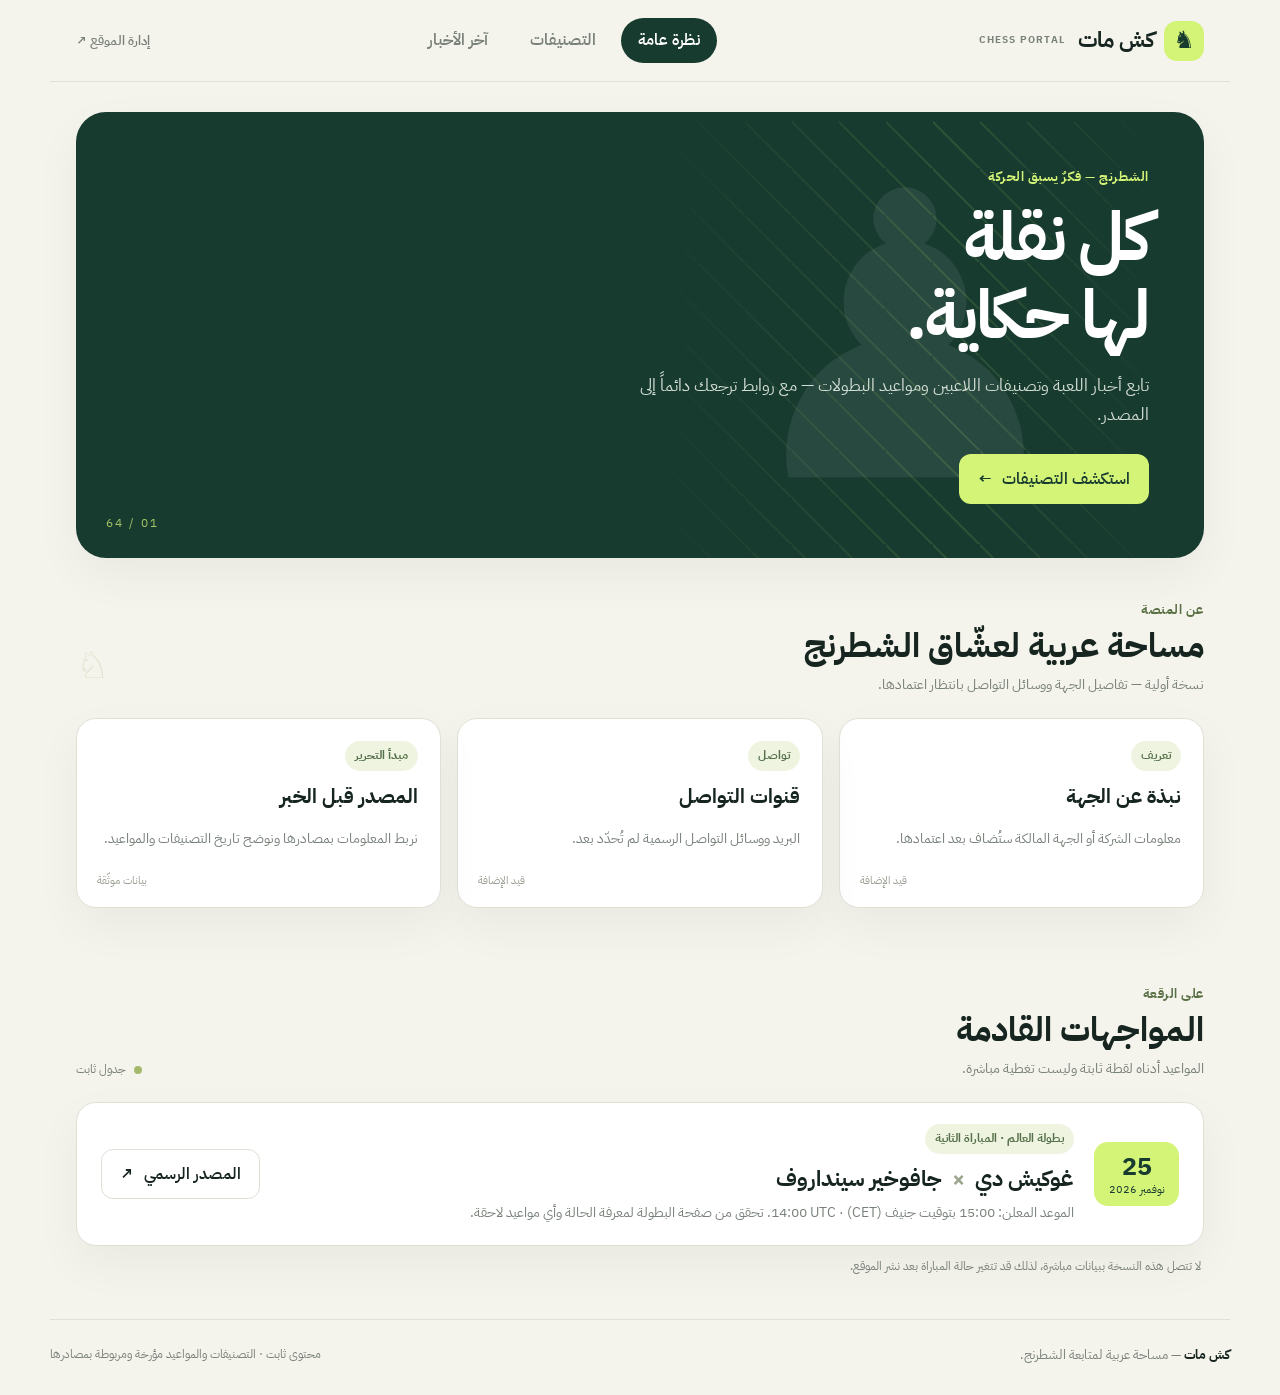
<file: public-site/index.html>
<!doctype html>
<html lang="ar" dir="rtl">
<head>
  <meta charset="utf-8">
  <meta name="viewport" content="width=device-width, initial-scale=1">
  <meta name="theme-color" content="#183b30">
  <meta name="description" content="كش مات — بوابة عربية لمتابعة الشطرنج، تصنيف اللاعبين، الأخبار والمواجهات.">
  <title>كش مات | بوابة الشطرنج</title>
  <link rel="stylesheet" href="site.css">
</head>
<body>
  <header class="wrap top">
    <a class="brand" href="index.html#overview" aria-label="كش مات، الصفحة الرئيسية"><span class="mark" aria-hidden="true">♞</span><span>كش مات</span><small>CHESS PORTAL</small></a>
    <nav class="nav" aria-label="الأقسام الرئيسية">
      <a href="#overview" data-tab-link="overview">نظرة عامة</a>
      <a href="#rankings" data-tab-link="rankings">التصنيفات</a>
      <a href="#news" data-tab-link="news">آخر الأخبار</a>
    </nav>
    <a class="admin-link" href="admin.html">إدارة الموقع <span aria-hidden="true">↗</span></a>
  </header>

  <main class="wrap">
    <section class="tab-panel" id="overview" data-tab-panel="overview" aria-labelledby="overview-title">
      <div class="hero">
        <div class="hero-art" aria-hidden="true"><span>♟</span><div class="board-lines"></div></div>
        <div class="hero-copy">
          <div class="eyebrow">الشطرنج — فكرٌ يسبق الحركة</div>
          <h1 id="overview-title">كل نقلة<br>لها حكاية.</h1>
          <p>تابع أخبار اللعبة وتصنيفات اللاعبين ومواعيد البطولات — مع روابط ترجعك دائماً إلى المصدر.</p>
          <a class="btn btn-lime" href="#rankings">استكشف التصنيفات <span aria-hidden="true">←</span></a>
        </div>
        <div class="hero-index" aria-hidden="true">01 / 64</div>
      </div>

      <section class="section">
        <div class="section-head"><div><span class="eyebrow eyebrow-dark">عن المنصة</span><h2>مساحة عربية لعشّاق الشطرنج</h2><p class="sub">نسخة أولية — تفاصيل الجهة ووسائل التواصل بانتظار اعتمادها.</p></div><span class="section-mark" aria-hidden="true">♘</span></div>
        <div class="grid info-grid">
          <article class="card info-card"><span class="tag">تعريف</span><h3>نبذة عن الجهة</h3><p class="dim">معلومات الشركة أو الجهة المالكة ستُضاف بعد اعتمادها.</p><span class="placeholder-label">قيد الإضافة</span></article>
          <article class="card info-card"><span class="tag">تواصل</span><h3>قنوات التواصل</h3><p class="dim">البريد ووسائل التواصل الرسمية لم تُحدّد بعد.</p><span class="placeholder-label">قيد الإضافة</span></article>
          <article class="card info-card"><span class="tag">مبدأ التحرير</span><h3>المصدر قبل الخبر</h3><p class="dim">نربط المعلومات بمصادرها ونوضح تاريخ التصنيفات والمواعيد.</p><span class="placeholder-label">بيانات موثّقة</span></article>
        </div>
      </section>

      <section class="section schedule-section">
        <div class="section-head"><div><span class="eyebrow eyebrow-dark">على الرقعة</span><h2>المواجهات القادمة</h2><p class="sub">المواعيد أدناه لقطة ثابتة وليست تغطية مباشرة.</p></div><span class="live-note"><i></i> جدول ثابت</span></div>
        <article class="card match-card">
          <div class="datebox"><strong>25</strong><span>نوفمبر 2026</span></div>
          <div class="match-copy"><span class="tag">بطولة العالم · المباراة الثانية</span><h3>غوكيش دي <span class="muted-inline">×</span> جافوخیر سينداروف</h3><p class="dim">الموعد المعلن: 15:00 بتوقيت جنيف (CET) · 14:00 UTC. تحقق من صفحة البطولة لمعرفة الحالة وأي مواعيد لاحقة.</p></div>
          <a class="btn btn-outline" href="https://www.fide.com/salesforce-fide-world-championship-match-a-draw-in-the-opening-game/" target="_blank" rel="noopener noreferrer">المصدر الرسمي <span aria-hidden="true">↗</span></a>
        </article>
        <p class="source-foot">لا تتصل هذه النسخة ببيانات مباشرة، لذلك قد تتغير حالة المباراة بعد نشر الموقع.</p>
      </section>
    </section>

    <section class="tab-panel" id="rankings" data-tab-panel="rankings" aria-labelledby="rankings-title" hidden>
      <section class="section ranking-section">
        <div class="section-head"><div><span class="eyebrow eyebrow-dark">التصنيف العالمي · الكلاسيكي</span><h1 id="rankings-title">أفضل اللاعبين</h1><p class="sub">لقطة من قائمة FIDE لشهر نوفمبر 2026 — ليست بيانات مباشرة.</p></div><a class="btn btn-green" href="https://ratings.fide.com/a_top.php?list=open" target="_blank" rel="noopener noreferrer">المصدر الرسمي <span aria-hidden="true">↗</span></a></div>
        <div class="card ranking-card" role="table" aria-label="أفضل عشرة لاعبين حسب تصنيف FIDE الكلاسيكي">
          <div class="rank-head" role="row"><span role="columnheader">المركز</span><span role="columnheader">اللاعب والاتحاد</span><span role="columnheader">التصنيف</span></div>
          <div class="rank-row" role="row"><span class="rank-num" role="cell">01</span><strong role="cell">ماغنوس كارلسن <span class="dim">· النرويج</span></strong><span class="rating" role="cell">2823</span></div>
          <div class="rank-row" role="row"><span class="rank-num" role="cell">02</span><strong role="cell">هيكارو ناكامورا <span class="dim">· الولايات المتحدة</span></strong><span class="rating" role="cell">2792</span></div>
          <div class="rank-row" role="row"><span class="rank-num" role="cell">03</span><strong role="cell">فابيانو كاروانا <span class="dim">· الولايات المتحدة</span></strong><span class="rating" role="cell">2783</span></div>
          <div class="rank-row" role="row"><span class="rank-num" role="cell">04</span><strong role="cell">جافوخیر سينداروف <span class="dim">· أوزبكستان</span></strong><span class="rating" role="cell">2782</span></div>
          <div class="rank-row" role="row"><span class="rank-num" role="cell">05</span><strong role="cell">نوديربيك عبد الستاروف <span class="dim">· أوزبكستان</span></strong><span class="rating" role="cell">2772</span></div>
          <div class="rank-row" role="row"><span class="rank-num" role="cell">06</span><strong role="cell">ويسلي سو <span class="dim">· الولايات المتحدة</span></strong><span class="rating" role="cell">2771</span></div>
          <div class="rank-row" role="row"><span class="rank-num" role="cell">07</span><strong role="cell">براغناناندا آر <span class="dim">· الهند</span></strong><span class="rating" role="cell">2763</span></div>
          <div class="rank-row" role="row"><span class="rank-num" role="cell">08</span><strong role="cell">وي يي <span class="dim">· الصين</span></strong><span class="rating" role="cell">2761</span></div>
          <div class="rank-row" role="row"><span class="rank-num" role="cell">09</span><strong role="cell">فينسنت كايمر <span class="dim">· ألمانيا</span></strong><span class="rating" role="cell">2761</span></div>
          <div class="rank-row" role="row"><span class="rank-num" role="cell">10</span><strong role="cell">عليرضا فيروزجا <span class="dim">· فرنسا</span></strong><span class="rating" role="cell">2757</span></div>
          <p class="source-foot">المصدر: <a href="https://ratings.fide.com/a_top.php?list=open" target="_blank" rel="noopener noreferrer">FIDE Ratings — قائمة اللاعبين المفتوحة</a> · نوفمبر 2026. تاريخ الاطلاع: 25 نوفمبر 2026.</p>
        </div>
      </section>
    </section>

    <section class="tab-panel" id="news" data-tab-panel="news" aria-labelledby="news-title" hidden>
      <section class="section news-section">
        <div class="section-head"><div><span class="eyebrow eyebrow-dark">من عالم الشطرنج</span><h1 id="news-title">آخر الأخبار</h1><p class="sub">مختارات موثقة من الجهات الرسمية — قد لا تكون محدثة بعد تاريخ النشر.</p></div><span class="news-date">نوفمبر 2026</span></div>
        <div class="grid news-grid">
          <article class="card news-card"><div class="news-meta"><span class="tag">بطولة العالم</span><time datetime="2026-11-24">24 نوفمبر 2026</time></div><h2>تعادل المباراة الافتتاحية في لقاء اللقب</h2><p class="dim">انتهت مواجهة جافوخیر سينداروف وغوكيش دي الأولى بالتعادل بعد 38 نقلة. وأورد تقرير فيدي موعد المباراة الثانية في اليوم التالي.</p><a class="source-link" href="https://www.fide.com/salesforce-fide-world-championship-match-a-draw-in-the-opening-game/" target="_blank" rel="noopener noreferrer">اقرأ تقرير FIDE <span aria-hidden="true">↗</span></a></article>
          <article class="card news-card"><div class="news-meta"><span class="tag">بطولات</span><time datetime="2026-11-21">21 نوفمبر 2026</time></div><h2>فيروزجا يتصدر ختام تجربة Total Chess في بودابست</h2><p class="dim">ذكر بيان فيدي أن عليرضا فيروزجا حلّ أولاً، يليه أنيش غيري ثم فابيانو كاروانا، ضمن النسخة التجريبية من الجولة.</p><a class="source-link" href="https://www.fide.com/fide-statement-on-the-conclusion-of-the-total-chess-world-championship-tour-pilot-2026/" target="_blank" rel="noopener noreferrer">اقرأ بيان FIDE <span aria-hidden="true">↗</span></a></article>
        </div>
        <p class="notice">هذه النسخة لا تستورد الأخبار تلقائياً. التواريخ والروابط ظاهرة لتسهيل مراجعة المعلومات الأصلية.</p>
      </section>
    </section>
  </main>

  <footer class="wrap footer"><div><strong>كش مات</strong> — مساحة عربية لمتابعة الشطرنج.</div><div class="footer-note">محتوى ثابت · التصنيفات والمواعيد مؤرخة ومربوطة بمصادرها</div></footer>
  <script>
    (() => {
      const panels = [...document.querySelectorAll('[data-tab-panel]')];
      const links = [...document.querySelectorAll('[data-tab-link]')];
      const valid = new Set(panels.map(panel => panel.dataset.tabPanel));
      function activate() {
        const requested = location.hash.slice(1);
        const active = valid.has(requested) ? requested : 'overview';
        panels.forEach(panel => { panel.hidden = panel.dataset.tabPanel !== active; });
        links.forEach(link => {
          const selected = link.dataset.tabLink === active;
          link.classList.toggle('active', selected);
          if (selected) link.setAttribute('aria-current', 'page');
          else link.removeAttribute('aria-current');
        });
        document.title = `${active === 'rankings' ? 'التصنيفات' : active === 'news' ? 'آخر الأخبار' : 'نظرة عامة'} | كش مات`;
      }
      addEventListener('hashchange', activate);
      activate();
    })();
  </script>
</body>
</html>
</file>
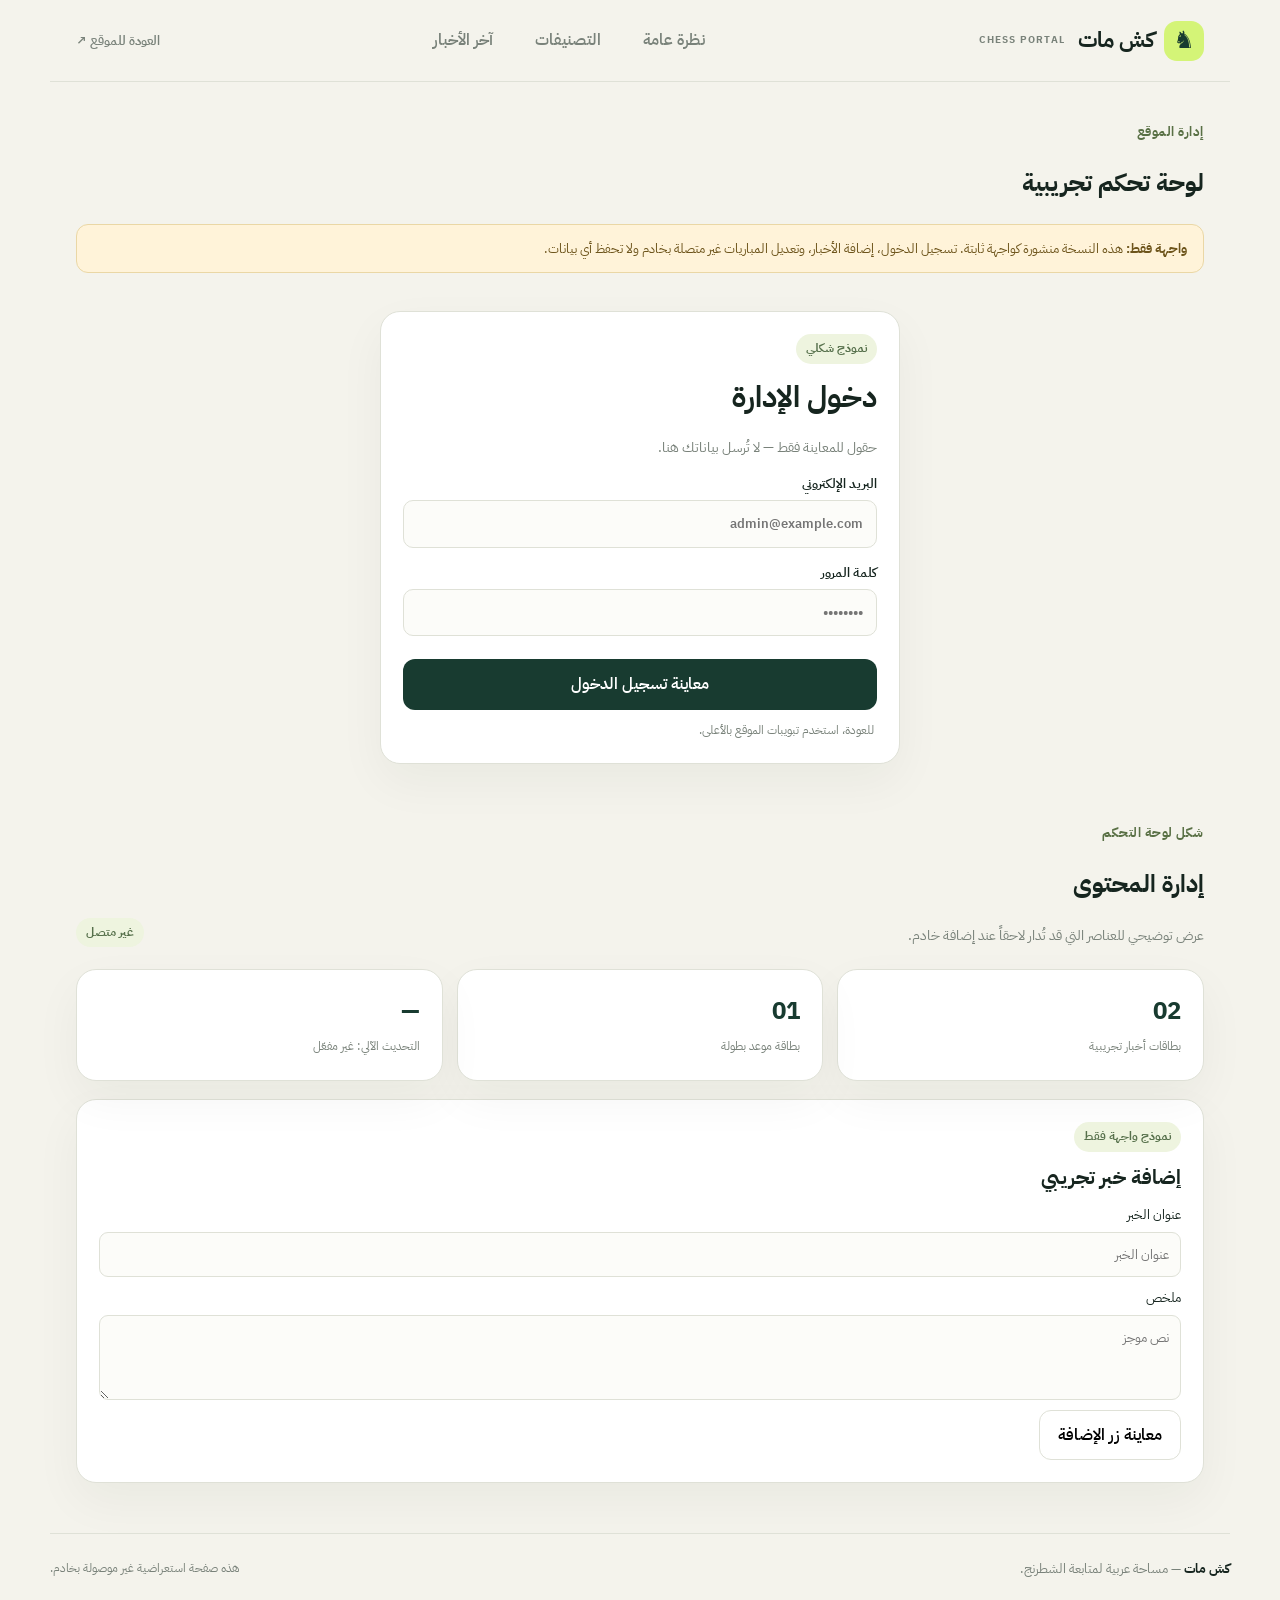
<file: public-site/admin.html>
<!doctype html>
<html lang="ar" dir="rtl">
<head>
  <meta charset="utf-8">
  <meta name="viewport" content="width=device-width, initial-scale=1">
  <meta name="theme-color" content="#183b30">
  <title>إدارة الموقع | كش مات</title>
  <link rel="stylesheet" href="site.css">
</head>
<body>
  <header class="wrap top">
    <a class="brand" href="index.html#overview"><span class="mark" aria-hidden="true">♞</span><span>كش مات</span><small>CHESS PORTAL</small></a>
    <nav class="nav" aria-label="روابط الموقع"><a href="index.html#overview">نظرة عامة</a><a href="index.html#rankings">التصنيفات</a><a href="index.html#news">آخر الأخبار</a></nav>
    <a class="admin-link" href="index.html">العودة للموقع <span aria-hidden="true">↗</span></a>
  </header>
  <main class="wrap admin-page">
    <section class="admin-top"><span class="eyebrow eyebrow-dark">إدارة الموقع</span><h1>لوحة تحكم تجريبية</h1>
      <div class="demo-alert"><strong>واجهة فقط:</strong> هذه النسخة منشورة كواجهة ثابتة. تسجيل الدخول، إضافة الأخبار، وتعديل المباريات غير متصلة بخادم ولا تحفظ أي بيانات.</div>
    </section>
    <section class="card login-card" aria-labelledby="login-title">
      <span class="tag">نموذج شكلي</span><h1 id="login-title">دخول الإدارة</h1><p class="dim">حقول للمعاينة فقط — لا تُرسل بياناتك هنا.</p>
      <form id="demo-login">
        <label for="email">البريد الإلكتروني<input id="email" name="email" type="email" autocomplete="off" placeholder="admin@example.com"></label>
        <label for="password">كلمة المرور<input id="password" name="password" type="password" autocomplete="new-password" placeholder="••••••••"></label>
        <button class="btn btn-green" type="submit">معاينة تسجيل الدخول</button>
      </form>
      <div id="demo-toast" class="demo-toast" role="status">للتوضيح فقط: لم يتم تسجيل الدخول أو إرسال/حفظ المعلومات.</div>
      <p class="source-foot">للعودة، استخدم تبويبات الموقع بالأعلى.</p>
    </section>
    <section class="admin-dashboard">
      <div class="section-head"><div><span class="eyebrow eyebrow-dark">شكل لوحة التحكم</span><h2>إدارة المحتوى</h2><p class="sub">عرض توضيحي للعناصر التي قد تُدار لاحقاً عند إضافة خادم.</p></div><span class="tag">غير متصل</span></div>
      <div class="admin-stats">
        <article class="card stat-card"><strong>02</strong><span>بطاقات أخبار تجريبية</span></article>
        <article class="card stat-card"><strong>01</strong><span>بطاقة موعد بطولة</span></article>
        <article class="card stat-card"><strong>—</strong><span>التحديث الآلي: غير مفعّل</span></article>
      </div>
      <article class="card fake-form">
        <span class="tag">نموذج واجهة فقط</span><h3>إضافة خبر تجريبي</h3>
        <form id="demo-news"><label>عنوان الخبر<input type="text" placeholder="عنوان الخبر"></label><label>ملخص<textarea placeholder="نص موجز"></textarea></label><button class="btn btn-outline" type="submit">معاينة زر الإضافة</button></form>
        <div id="news-toast" class="demo-toast" role="status">هذا زر توضيحي فقط؛ لم تتم إضافة خبر أو حفظ أي تغيير.</div>
      </article>
    </section>
  </main>
  <footer class="wrap footer"><div><strong>كش مات</strong> — مساحة عربية لمتابعة الشطرنج.</div><div class="footer-note">هذه صفحة استعراضية غير موصولة بخادم.</div></footer>
  <script>
    for (const [formId, toastId] of [['demo-login','demo-toast'],['demo-news','news-toast']]) {
      document.getElementById(formId).addEventListener('submit', event => {
        event.preventDefault();
        document.getElementById(toastId).classList.add('visible');
      });
    }
  </script>
</body>
</html>
</file>
<file: public-site/site.css>
@import url('https://fonts.googleapis.com/css2?family=IBM+Plex+Sans+Arabic:wght@400;500;600;700&display=swap');
:root{--ink:#16251f;--green:#183b30;--green-2:#214d3c;--lime:#d4f477;--paper:#f4f3ec;--white:#fff;--muted:#79827a;--line:#dfe1d7;--shadow:0 18px 48px #13291f0c}*{box-sizing:border-box}html{scroll-behavior:smooth}body{margin:0;background:var(--paper);color:var(--ink);font-family:'IBM Plex Sans Arabic',system-ui,-apple-system,'Segoe UI',sans-serif;line-height:1.65}a{color:inherit;text-decoration:none}button,input{font:inherit}.wrap{max-width:1180px;margin:auto;padding:0 26px}.top{min-height:82px;display:flex;align-items:center;justify-content:space-between;border-bottom:1px solid var(--line);gap:20px}.brand{font-weight:700;font-size:22px;display:flex;align-items:center;gap:10px;white-space:nowrap}.brand small{font-size:10px;letter-spacing:.12em;color:var(--muted);margin-right:3px}.mark{width:40px;height:40px;background:var(--lime);border-radius:13px;display:grid;place-items:center;font-size:24px;color:var(--green)}.nav{display:flex;gap:8px;align-items:center}.nav a{padding:9px 17px;border-radius:30px;color:var(--muted);font-weight:600;white-space:nowrap;transition:.18s}.nav a:hover{background:#e9ebdf;color:var(--green)}.nav a.active{background:var(--green);color:#fff}.admin-link{font-size:13px;font-weight:600;color:var(--muted);white-space:nowrap}.admin-link:hover,.source-link:hover{color:#56704b}.hero{margin:30px 0 8px;background:var(--green);color:white;border-radius:30px;padding:54px 55px;min-height:340px;position:relative;overflow:hidden;display:flex;align-items:center;box-shadow:var(--shadow)}.hero-copy{max-width:570px;position:relative;z-index:2}.eyebrow{font-size:13px;color:var(--lime);font-weight:700;letter-spacing:.04em}.eyebrow-dark{color:#597045}.hero h1{font-size:clamp(42px,6vw,68px);line-height:1.14;margin:12px 0 18px;letter-spacing:-.035em}.hero p{color:#d2ddd4;font-size:17px;max-width:520px;margin:0 0 25px}.hero-art{position:absolute;inset-inline-start:4%;top:2%;bottom:0;width:45%;display:grid;place-items:center;color:#ffffff12}.hero-art>span{font-size:clamp(250px,31vw,400px);line-height:.9;transform:translateY(5px)}.board-lines{position:absolute;inset:0;opacity:.12;background-image:linear-gradient(45deg,transparent 47%,#d4f477 48%,#d4f477 50%,transparent 51%);background-size:47px 47px;mask-image:linear-gradient(90deg,transparent,#000 60%,transparent)}.hero-index{position:absolute;left:30px;bottom:24px;color:#d4f477;font-size:12px;letter-spacing:.16em;opacity:.75}.btn{display:inline-flex;align-items:center;justify-content:center;gap:10px;border-radius:12px;padding:11px 18px;font-weight:600;border:1px solid transparent;cursor:pointer;transition:.18s}.btn:hover{transform:translateY(-1px)}.btn-lime{background:var(--lime);color:var(--green)}.btn-green{background:var(--green);color:#fff}.btn-outline{background:transparent;border-color:var(--line);white-space:nowrap}.btn-outline:hover{border-color:var(--green);color:var(--green)}.section{padding:30px 0 42px}.section-head{display:flex;align-items:end;justify-content:space-between;gap:20px;margin-bottom:22px}.section h1,.section h2{font-size:clamp(26px,3vw,34px);line-height:1.25;margin:3px 0 0}.sub{color:var(--muted);margin:5px 0 0;font-size:14px}.section-mark{color:#dce3cb;font-size:37px}.grid{display:grid;grid-template-columns:repeat(3,minmax(0,1fr));gap:16px}.card{background:var(--white);border:1px solid var(--line);border-radius:20px;padding:22px;box-shadow:var(--shadow)}.info-card{min-height:190px;position:relative}.card h3{margin:9px 0 4px;font-size:20px}.dim{color:var(--muted);font-size:14px}.tag{font-size:12px;color:#56704b;font-weight:700;background:#eef4df;padding:5px 10px;border-radius:20px;display:inline-block}.placeholder-label{position:absolute;bottom:17px;inset-inline-end:20px;color:#9aa093;font-size:11px}.live-note{font-size:12px;color:var(--muted);display:flex;gap:8px;align-items:center}.live-note i{display:inline-block;width:8px;height:8px;border-radius:50%;background:#a4b96c}.match-card{display:flex;align-items:center;gap:20px;padding:21px 24px}.datebox{background:var(--lime);border-radius:14px;padding:8px 14px;text-align:center;min-width:85px;display:flex;flex-direction:column;line-height:1.35;color:var(--green)}.datebox strong{font-size:25px}.datebox span{font-size:11px}.match-copy{flex:1}.match-copy h3{font-size:22px;margin:7px 0 2px}.match-copy p{margin:4px 0 0;max-width:650px}.muted-inline{color:#9ba58e;margin:0 5px}.source-foot{color:var(--muted);font-size:12px;margin:11px 3px 0}.source-foot a{text-decoration:underline;text-underline-offset:2px}.ranking-section{padding-top:48px}.ranking-card{padding:18px 24px;margin-top:8px}.rank-head,.rank-row{display:grid;grid-template-columns:85px minmax(0,1fr) 105px;align-items:center;gap:12px}.rank-head{font-size:12px;color:var(--muted);font-weight:700;padding:7px 10px 13px;border-bottom:1px solid var(--line)}.rank-row{padding:13px 10px;border-bottom:1px solid var(--line)}.rank-row:last-of-type{border-bottom:0}.rank-num{font-weight:700;color:#688145}.rating{font-weight:700;text-align:left;direction:ltr;font-variant-numeric:tabular-nums}.news-section{padding-top:48px}.news-date{font-size:13px;color:var(--muted)}.news-grid{grid-template-columns:repeat(2,minmax(0,1fr));padding-top:7px}.news-card{min-height:260px;display:flex;flex-direction:column}.news-meta{display:flex;align-items:center;justify-content:space-between;gap:15px}.news-meta time{font-size:12px;color:var(--muted)}.news-card h2{font-size:23px;margin:20px 0 8px}.news-card p{margin:0 0 20px}.source-link{margin-top:auto;color:#597045;font-weight:700;font-size:14px}.notice{margin-top:18px;padding:14px 17px;border-right:3px solid #a8bd75;background:#eef1e4;border-radius:9px;color:#5c665c;font-size:13px}.footer{padding:24px 0 30px;border-top:1px solid var(--line);color:var(--muted);font-size:13px;display:flex;justify-content:space-between;gap:18px;align-items:center}.footer strong{color:var(--ink)}.footer-note{font-size:12px}.tab-panel[hidden]{display:none!important}
/* Demo admin view */
.admin-page{min-height:calc(100vh - 150px)}.admin-top{margin:36px 0 22px}.demo-alert{padding:13px 16px;background:#fff3d9;border:1px solid #ead7a5;color:#6d541b;border-radius:12px;font-size:13px;margin:18px 0}.login-card{max-width:520px;margin:38px auto 55px}.login-card h1{font-size:30px;margin:8px 0}.login-card label{display:grid;gap:6px;font-size:13px;font-weight:600;margin:14px 0}.login-card input{width:100%;padding:12px 13px;border:1px solid var(--line);border-radius:10px;background:#fcfcf9;color:var(--ink);outline:none}.login-card input:focus{border-color:#75905b;box-shadow:0 0 0 3px #d4f47755}.login-card button{width:100%;margin-top:9px}.admin-dashboard{padding-bottom:50px}.admin-stats{display:grid;grid-template-columns:repeat(3,1fr);gap:14px}.stat-card strong{display:block;font-size:24px;color:var(--green)}.stat-card span{font-size:12px;color:var(--muted)}.fake-form{margin-top:18px}.fake-form label{display:grid;gap:6px;margin:10px 0;font-size:13px}.fake-form input,.fake-form textarea{border:1px solid var(--line);border-radius:9px;padding:11px;font:inherit;background:#fcfcf9}.fake-form textarea{min-height:85px;resize:vertical}.demo-toast{display:none;margin-top:14px;background:#e8f4d8;border-radius:10px;padding:10px 13px;font-size:13px}.demo-toast.visible{display:block}
@media(max-width:800px){.wrap{padding:0 18px}.top{padding:12px 0;flex-wrap:wrap;gap:8px 14px}.brand{font-size:20px}.nav{order:3;width:100%;overflow-x:auto;justify-content:flex-start;padding:0 0 3px}.nav a{padding:7px 12px}.admin-link{margin-inline-start:auto}.hero{padding:35px 27px;min-height:320px}.hero-art{width:55%;inset-inline-start:-10%;opacity:.8}.hero-art>span{font-size:290px}.hero-copy{max-width:70%}.hero-index{left:20px;bottom:17px}.grid{grid-template-columns:1fr}.info-card{min-height:160px}.match-card{flex-wrap:wrap;gap:14px}.match-copy{min-width:calc(100% - 110px)}.match-card>.btn{width:100%}.news-grid{grid-template-columns:1fr}.news-card{min-height:220px}.footer{align-items:flex-start;flex-direction:column}.admin-stats{grid-template-columns:1fr}}
@media(max-width:480px){.wrap{padding:0 14px}.brand small{display:none}.hero{margin-top:18px;padding:31px 20px;min-height:310px;border-radius:23px}.hero-copy{max-width:100%}.hero-art{inset-inline-start:-23%;width:100%;opacity:.42}.hero-art>span{font-size:260px}.hero h1{font-size:43px}.hero p{font-size:15px;max-width:290px}.hero-index{display:none}.section{padding:25px 0 32px}.section-head{align-items:flex-start;flex-direction:column;gap:11px}.ranking-section,.news-section{padding-top:30px}.rank-head,.rank-row{grid-template-columns:42px minmax(0,1fr) 58px;gap:8px}.ranking-card{padding:12px 11px}.rank-row{padding:12px 4px;font-size:13px}.rank-row .dim{display:block;font-size:11px}.rating{text-align:left;font-size:13px}.rank-head{font-size:11px;padding-inline:4px}.match-copy h3{font-size:18px}.match-card{padding:16px}.datebox{min-width:68px;padding:7px 9px}.news-card h2{font-size:21px}}
</file>
